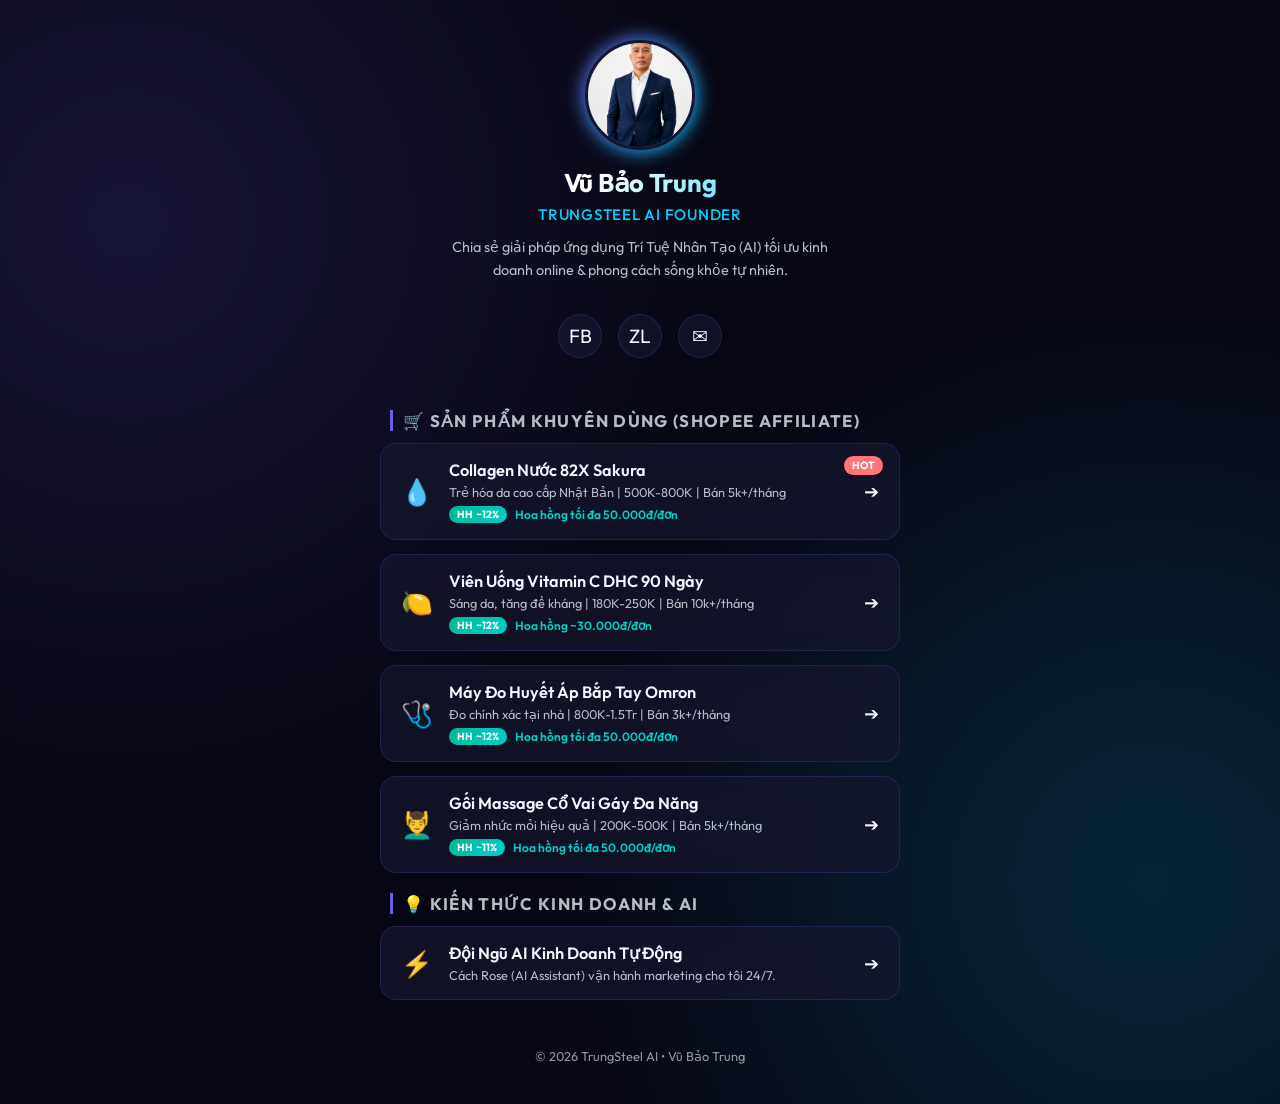
<file: index.html>
<!DOCTYPE html>
<html lang="vi">
<head>
    <meta charset="UTF-8">
    <meta name="viewport" content="width=device-width, initial-scale=1.0">
    <title>Vũ Bảo Trung — TrungSteel AI Link Bio</title>
    <meta name="description" content="Kênh tổng hợp link mua hàng Shopee chính hãng và chia sẻ kiến thức AI của anh Vũ Bảo Trung.">
    <!-- Open Graph for Facebook -->
    <meta property="og:title" content="Vũ Bảo Trung — TrungSteel AI">
    <meta property="og:description" content="Chia sẻ giải pháp ứng dụng AI tối ưu kinh doanh online & sản phẩm Shopee chính hãng.">
    <meta property="og:image" content="https://vbtrung79-max.github.io/trungsteel-bio/avatar.png">
    <meta property="og:url" content="https://vbtrung79-max.github.io/trungsteel-bio/">
    <meta property="og:type" content="website">
    <link rel="preconnect" href="https://fonts.googleapis.com">
    <link rel="preconnect" href="https://fonts.gstatic.com" crossorigin>
    <link href="https://fonts.googleapis.com/css2?family=Outfit:wght@300;400;500;600;700;800&display=swap" rel="stylesheet">
    <style>
        :root {
            --bg-dark: #070714;
            --bg-card: rgba(22, 22, 46, 0.7);
            --primary: #ff7675;
            --secondary: #6c5ce7;
            --accent: #00d2ff;
            --text-main: #f5f5fc;
            --text-sub: #b2bec3;
            --border: rgba(108, 92, 231, 0.2);
            --gradient: linear-gradient(135deg, #6c5ce7 0%, #00d2ff 100%);
        }

        * {
            box-sizing: border-box;
            margin: 0;
            padding: 0;
        }

        body {
            font-family: 'Outfit', sans-serif;
            background: var(--bg-dark);
            color: var(--text-main);
            min-height: 100vh;
            display: flex;
            flex-direction: column;
            align-items: center;
            padding: 40px 20px;
            overflow-x: hidden;
            background-image: 
                radial-gradient(circle at 10% 20%, rgba(108, 92, 231, 0.15) 0%, transparent 40%),
                radial-gradient(circle at 90% 80%, rgba(0, 210, 255, 0.15) 0%, transparent 40%);
        }

        .container {
            width: 100%;
            max-width: 520px;
            display: flex;
            flex-direction: column;
            align-items: center;
        }

        /* PROFILE HEADER */
        .profile-header {
            text-align: center;
            margin-bottom: 32px;
        }

        .avatar-container {
            position: relative;
            width: 110px;
            height: 110px;
            margin-bottom: 16px;
        }

        .avatar-glow {
            position: absolute;
            inset: -4px;
            background: var(--gradient);
            border-radius: 50%;
            z-index: 1;
            filter: blur(8px);
            opacity: 0.8;
            animation: pulse 3s infinite alternate;
        }

        .avatar-img {
            position: relative;
            width: 100%;
            height: 100%;
            border-radius: 50%;
            border: 3px solid #16162e;
            object-fit: cover;
            z-index: 2;
        }

        .profile-name {
            font-size: 1.6rem;
            font-weight: 700;
            margin-bottom: 6px;
            letter-spacing: -0.01em;
            background: linear-gradient(135deg, #fff 40%, var(--accent) 100%);
            -webkit-background-clip: text;
            -webkit-text-fill-color: transparent;
        }

        .profile-title {
            font-size: 0.95rem;
            color: var(--accent);
            font-weight: 500;
            text-transform: uppercase;
            letter-spacing: 0.05em;
            margin-bottom: 12px;
        }

        .profile-bio {
            font-size: 0.9rem;
            color: var(--text-sub);
            line-height: 1.6;
            max-width: 380px;
            margin: 0 auto;
        }

        /* SOCIAL ICONS */
        .social-group {
            display: flex;
            gap: 16px;
            margin-bottom: 32px;
            z-index: 3;
        }

        .social-link {
            width: 44px;
            height: 44px;
            border-radius: 50%;
            background: var(--bg-card);
            border: 1px solid var(--border);
            display: flex;
            align-items: center;
            justify-content: center;
            color: var(--text-main);
            font-size: 1.2rem;
            transition: all 0.3s cubic-bezier(0.22, 1, 0.36, 1);
            text-decoration: none;
        }

        .social-link:hover {
            transform: translateY(-4px);
            border-color: var(--accent);
            box-shadow: 0 0 15px rgba(0, 210, 255, 0.3);
            color: var(--accent);
        }

        /* SECTION TITLE */
        .section-title {
            align-self: flex-start;
            font-size: 1.05rem;
            font-weight: 700;
            text-transform: uppercase;
            letter-spacing: 0.08em;
            color: var(--text-sub);
            margin: 20px 0 12px 10px;
            border-left: 3px solid var(--secondary);
            padding-left: 10px;
        }

        /* BIO LINK CARDS */
        .links-group {
            width: 100%;
            display: flex;
            flex-direction: column;
            gap: 14px;
        }

        .link-card {
            width: 100%;
            display: flex;
            align-items: center;
            padding: 16px 20px;
            background: var(--bg-card);
            backdrop-filter: blur(12px);
            -webkit-backdrop-filter: blur(12px);
            border: 1px solid var(--border);
            border-radius: 16px;
            color: var(--text-main);
            text-decoration: none;
            transition: all 0.3s cubic-bezier(0.22, 1, 0.36, 1);
            position: relative;
            overflow: hidden;
        }

        .link-card::before {
            content: '';
            position: absolute;
            left: 0;
            top: 0;
            height: 100%;
            width: 4px;
            background: var(--gradient);
            opacity: 0;
            transition: opacity 0.3s;
        }

        .link-card:hover {
            transform: translateY(-3px) scale(1.01);
            border-color: rgba(0, 210, 255, 0.4);
            box-shadow: 0 10px 25px rgba(108, 92, 231, 0.15);
            background: rgba(22, 22, 46, 0.9);
        }

        .link-card:hover::before {
            opacity: 1;
        }

        .link-icon {
            font-size: 1.6rem;
            margin-right: 16px;
            flex-shrink: 0;
        }

        .link-content {
            flex-grow: 1;
        }

        .link-title {
            font-size: 1.02rem;
            font-weight: 600;
            margin-bottom: 4px;
        }

        .link-desc {
            font-size: 0.8rem;
            color: var(--text-sub);
        }

        .link-arrow {
            font-size: 1.1rem;
            color: var(--text-muted);
            transition: transform 0.3s;
        }

        .link-card:hover .link-arrow {
            transform: translateX(4px);
            color: var(--accent);
        }

        .hot-badge {
            background: var(--primary);
            color: white;
            font-size: 0.65rem;
            font-weight: 700;
            padding: 3px 8px;
            border-radius: 100px;
            position: absolute;
            top: 12px;
            right: 16px;
            text-transform: uppercase;
        }

        .commission-row {
            display: flex;
            align-items: center;
            gap: 8px;
            margin-top: 6px;
        }

        .commission-badge {
            background: linear-gradient(135deg, #00b894 0%, #00cec9 100%);
            color: white;
            font-size: 0.65rem;
            font-weight: 700;
            padding: 2px 8px;
            border-radius: 100px;
            letter-spacing: 0.02em;
        }

        .commission-amount {
            font-size: 0.75rem;
            color: #00cec9;
            font-weight: 600;
        }

        /* FOOTER */
        .footer {
            margin-top: 48px;
            font-size: 0.8rem;
            color: var(--text-muted);
            text-align: center;
            opacity: 0.6;
        }

        @keyframes pulse {
            0% { transform: scale(1); opacity: 0.6; }
            100% { transform: scale(1.05); opacity: 0.9; }
        }

        /* Responsive */
        @media (max-width: 480px) {
            body { padding: 24px 16px; }
            .profile-name { font-size: 1.4rem; }
            .link-card { padding: 14px 16px; }
            .link-title { font-size: 0.95rem; }
        }
    </style>
</head>
<body>
    <div class="container">
        <!-- PROFILE HEADER -->
        <header class="profile-header">
            <div class="avatar-container" style="margin: 0 auto 16px;">
                <div class="avatar-glow"></div>
                <img src="avatar.png" alt="Vũ Bảo Trung" class="avatar-img">
            </div>
            <h1 class="profile-name">Vũ Bảo Trung</h1>
            <p class="profile-title">TrungSteel AI founder</p>
            <p class="profile-bio">Chia sẻ giải pháp ứng dụng Trí Tuệ Nhân Tạo (AI) tối ưu kinh doanh online & phong cách sống khỏe tự nhiên.</p>
        </header>

        <!-- SOCIAL LINKS -->
        <div class="social-group">
            <a href="https://www.facebook.com/vubao.trung.54" target="_blank" class="social-link" title="Facebook">FB</a>
            <a href="https://zalo.me/0934619998" target="_blank" class="social-link" title="Zalo">ZL</a>
            <a href="mailto:vb.trung79@gmail.com" class="social-link" title="Email">✉</a>
        </div>

        <!-- AFFILIATE PRODUCTS -->
        <h2 class="section-title">🛒 SẢN PHẨM KHUYÊN DÙNG (Shopee Affiliate)</h2>
        <div class="links-group">
            <a href="https://s.shopee.vn/8piud2GcG1" target="_blank" class="link-card">
                <span class="hot-badge">Hot</span>
                <span class="link-icon">💧</span>
                <div class="link-content">
                    <h3 class="link-title">Collagen Nước 82X Sakura</h3>
                    <p class="link-desc">Trẻ hóa da cao cấp Nhật Bản | 500K-800K | Bán 5k+/tháng</p>
                    <div class="commission-row">
                        <span class="commission-badge">HH ~12%</span>
                        <span class="commission-amount">Hoa hồng tối đa 50.000đ/đơn</span>
                    </div>
                </div>
                <span class="link-arrow">➔</span>
            </a>

            <a href="https://s.shopee.vn/7fWxEwjtsX" target="_blank" class="link-card">
                <span class="link-icon">🍋</span>
                <div class="link-content">
                    <h3 class="link-title">Viên Uống Vitamin C DHC 90 Ngày</h3>
                    <p class="link-desc">Sáng da, tăng đề kháng | 180K-250K | Bán 10k+/tháng</p>
                    <div class="commission-row">
                        <span class="commission-badge">HH ~12%</span>
                        <span class="commission-amount">Hoa hồng ~30.000đ/đơn</span>
                    </div>
                </div>
                <span class="link-arrow">➔</span>
            </a>

            <a href="https://s.shopee.vn/qgd6RhHUY" target="_blank" class="link-card">
                <span class="link-icon">🩺</span>
                <div class="link-content">
                    <h3 class="link-title">Máy Đo Huyết Áp Bắp Tay Omron</h3>
                    <p class="link-desc">Đo chính xác tại nhà | 800K-1.5Tr | Bán 3k+/tháng</p>
                    <div class="commission-row">
                        <span class="commission-badge">HH ~12%</span>
                        <span class="commission-amount">Hoa hồng tối đa 50.000đ/đơn</span>
                    </div>
                </div>
                <span class="link-arrow">➔</span>
            </a>

            <a href="https://s.shopee.vn/6Ai9SKcYZq" target="_blank" class="link-card">
                <span class="link-icon">💆‍♂️</span>
                <div class="link-content">
                    <h3 class="link-title">Gối Massage Cổ Vai Gáy Đa Năng</h3>
                    <p class="link-desc">Giảm nhức mỏi hiệu quả | 200K-500K | Bán 5k+/tháng</p>
                    <div class="commission-row">
                        <span class="commission-badge">HH ~11%</span>
                        <span class="commission-amount">Hoa hồng tối đa 50.000đ/đơn</span>
                    </div>
                </div>
                <span class="link-arrow">➔</span>
            </a>
        </div>

        <!-- KNOWLEDGE SHARING -->
        <h2 class="section-title">💡 KIẾN THỨC KINH DOANH & AI</h2>
        <div class="links-group">
            <a href="./landing.html" class="link-card">
                <span class="link-icon">⚡</span>
                <div class="link-content">
                    <h3 class="link-title">Đội Ngũ AI Kinh Doanh Tự Động</h3>
                    <p class="link-desc">Cách Rose (AI Assistant) vận hành marketing cho tôi 24/7.</p>
                </div>
                <span class="link-arrow">➔</span>
            </a>
        </div>

        <!-- FOOTER -->
        <footer class="footer">
            <p>© 2026 TrungSteel AI • Vũ Bảo Trung</p>
        </footer>
    </div>
</body>
</html>
</file>
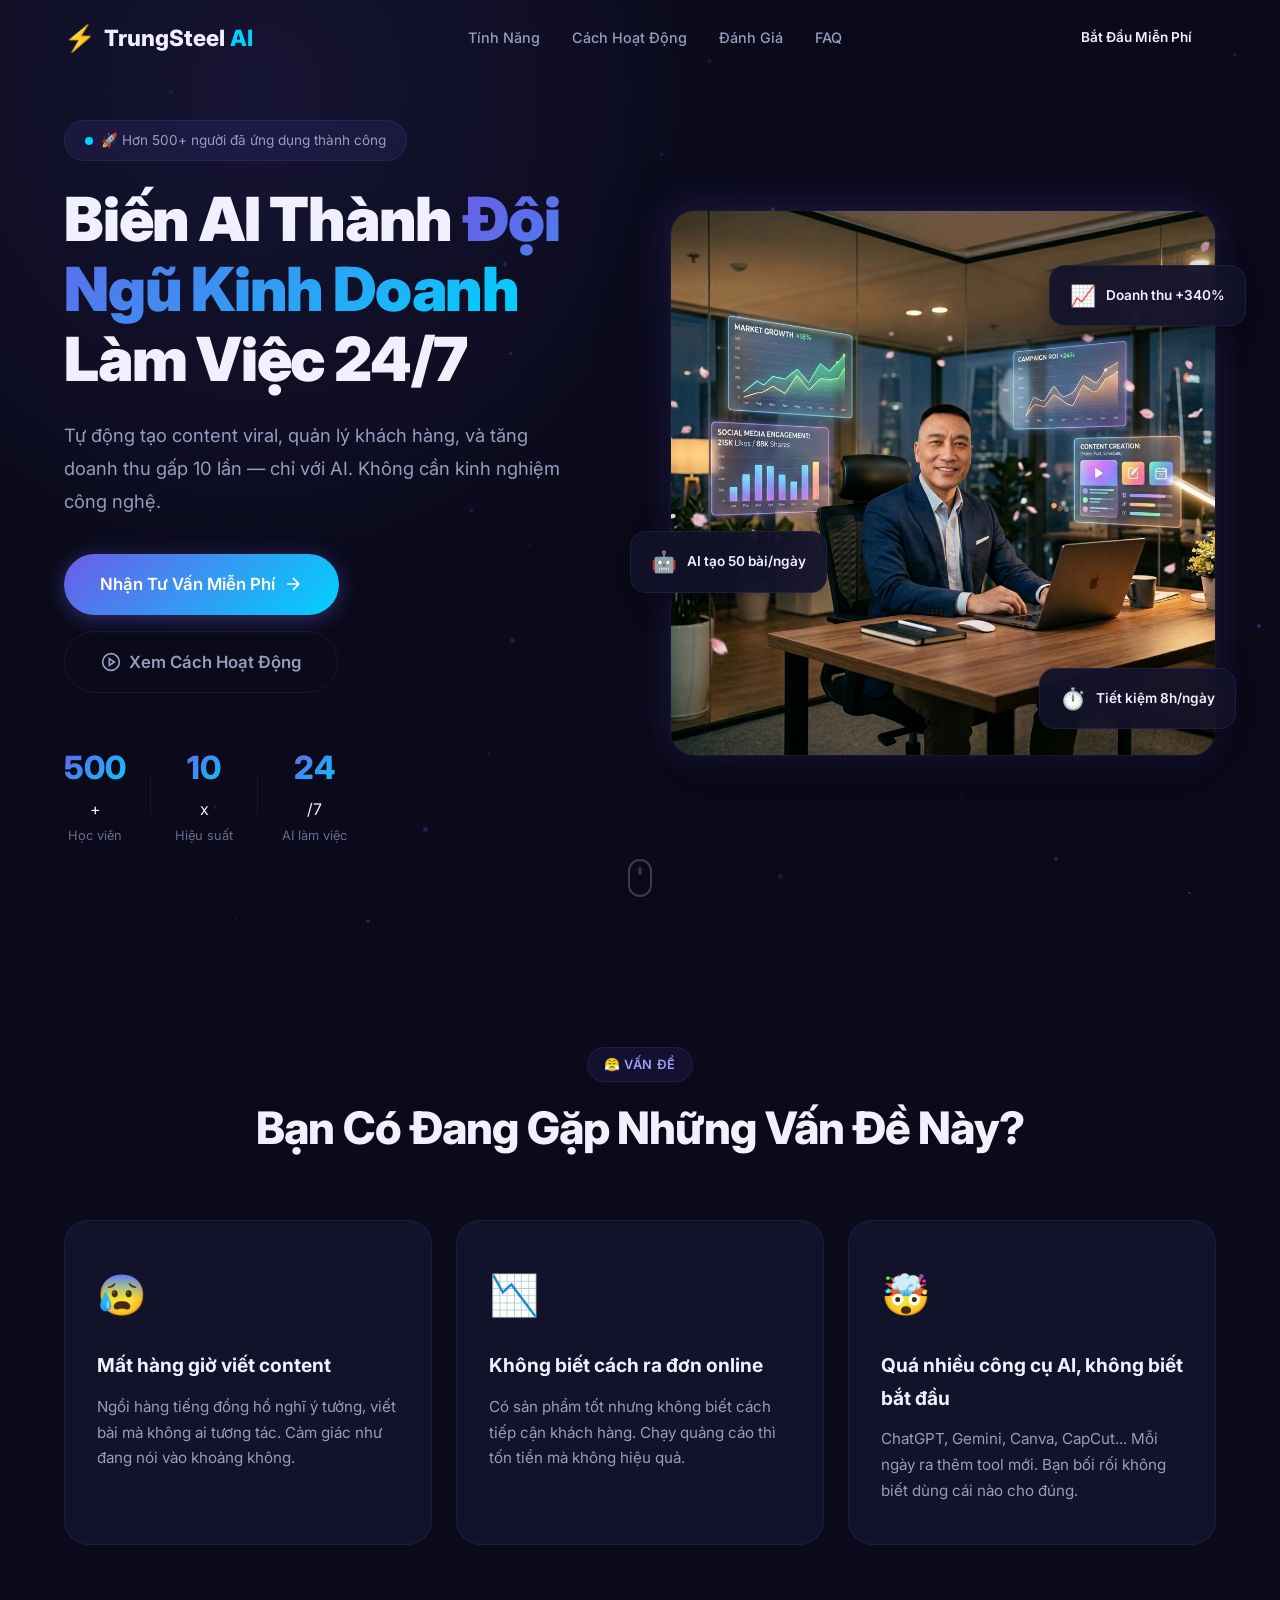
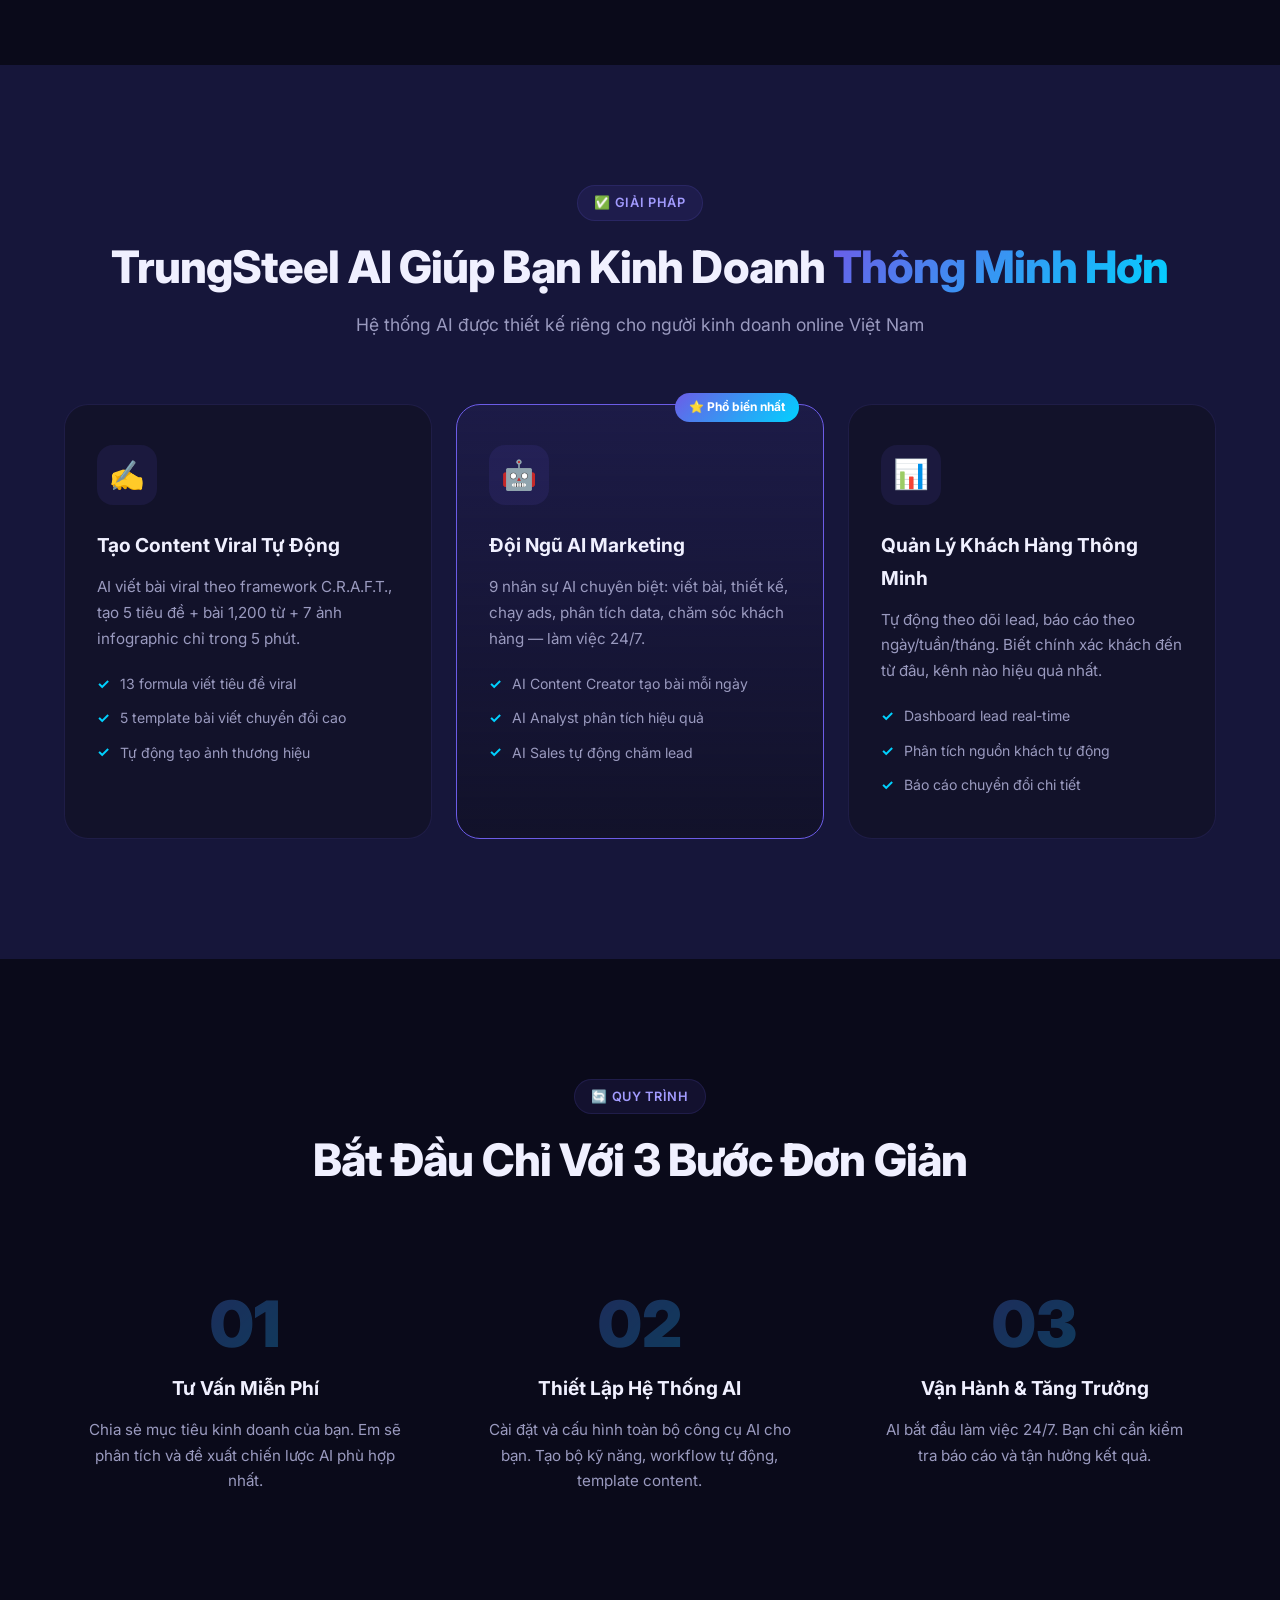
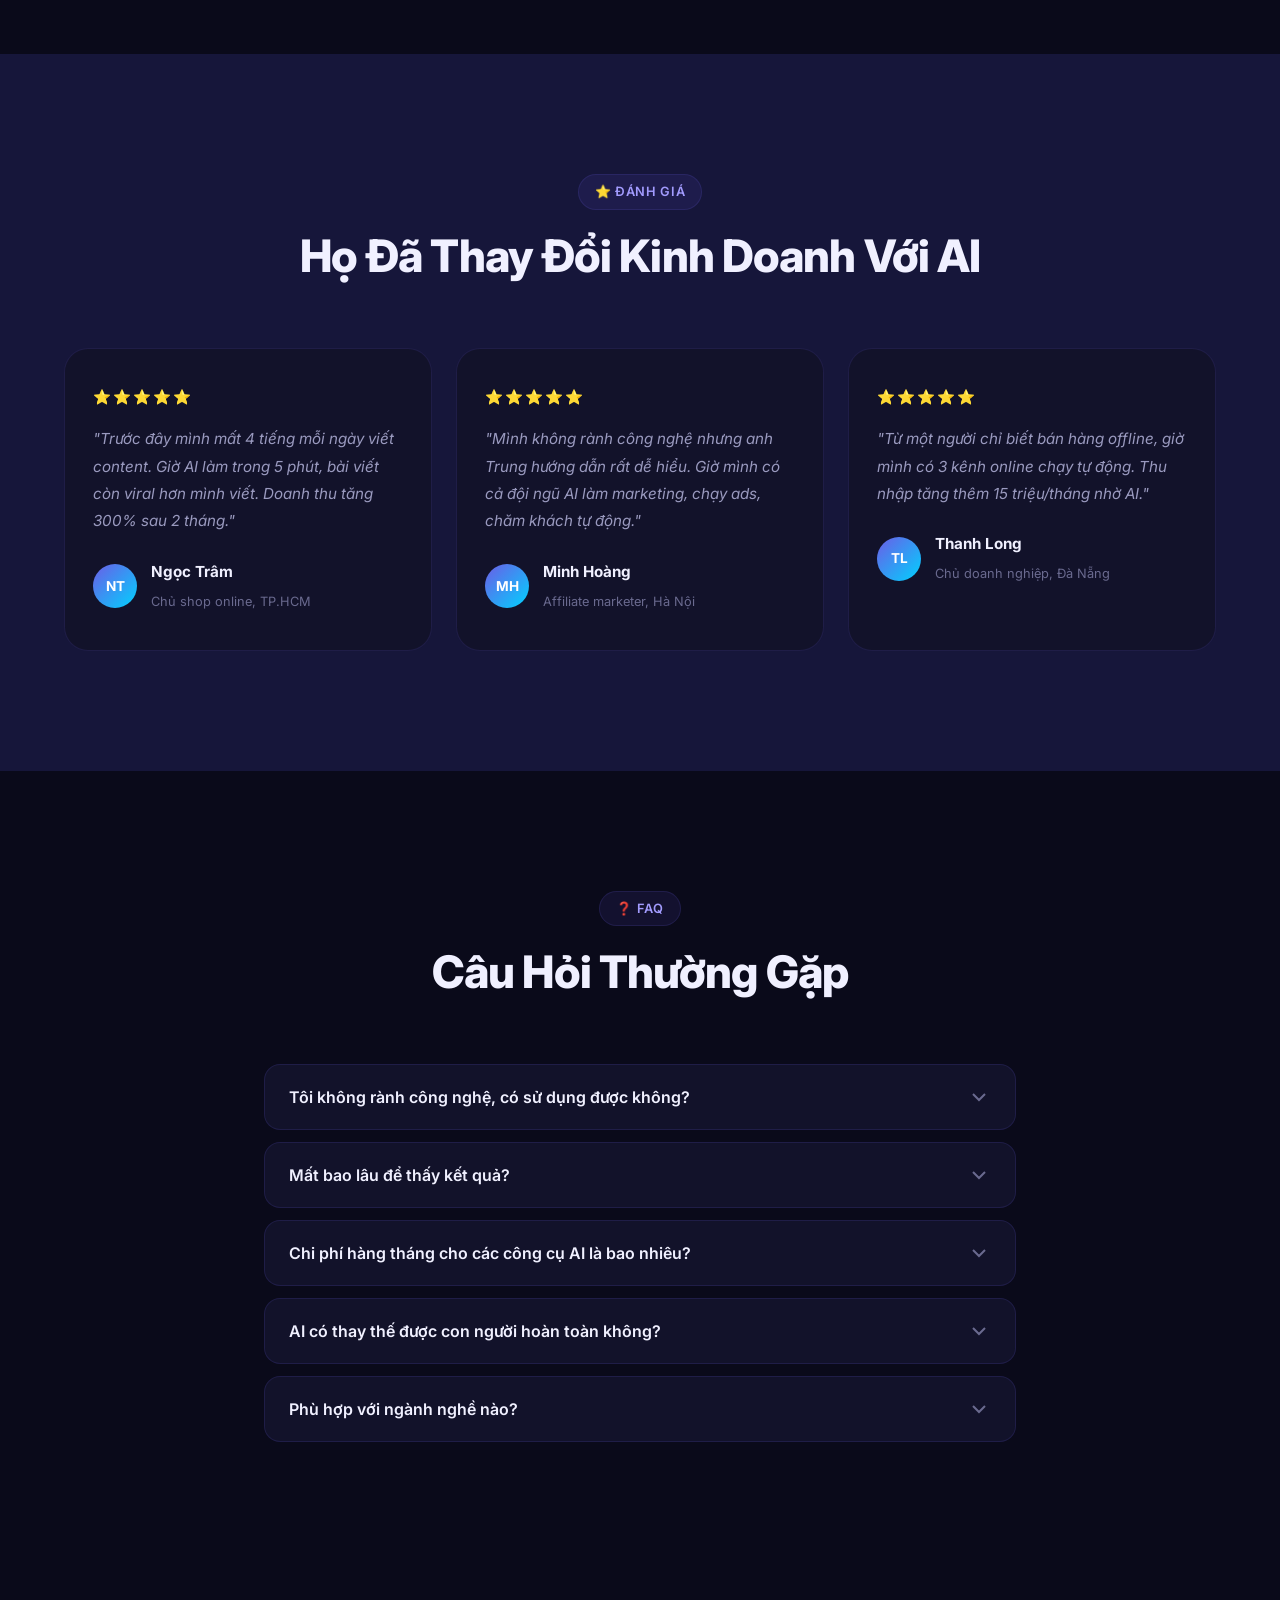
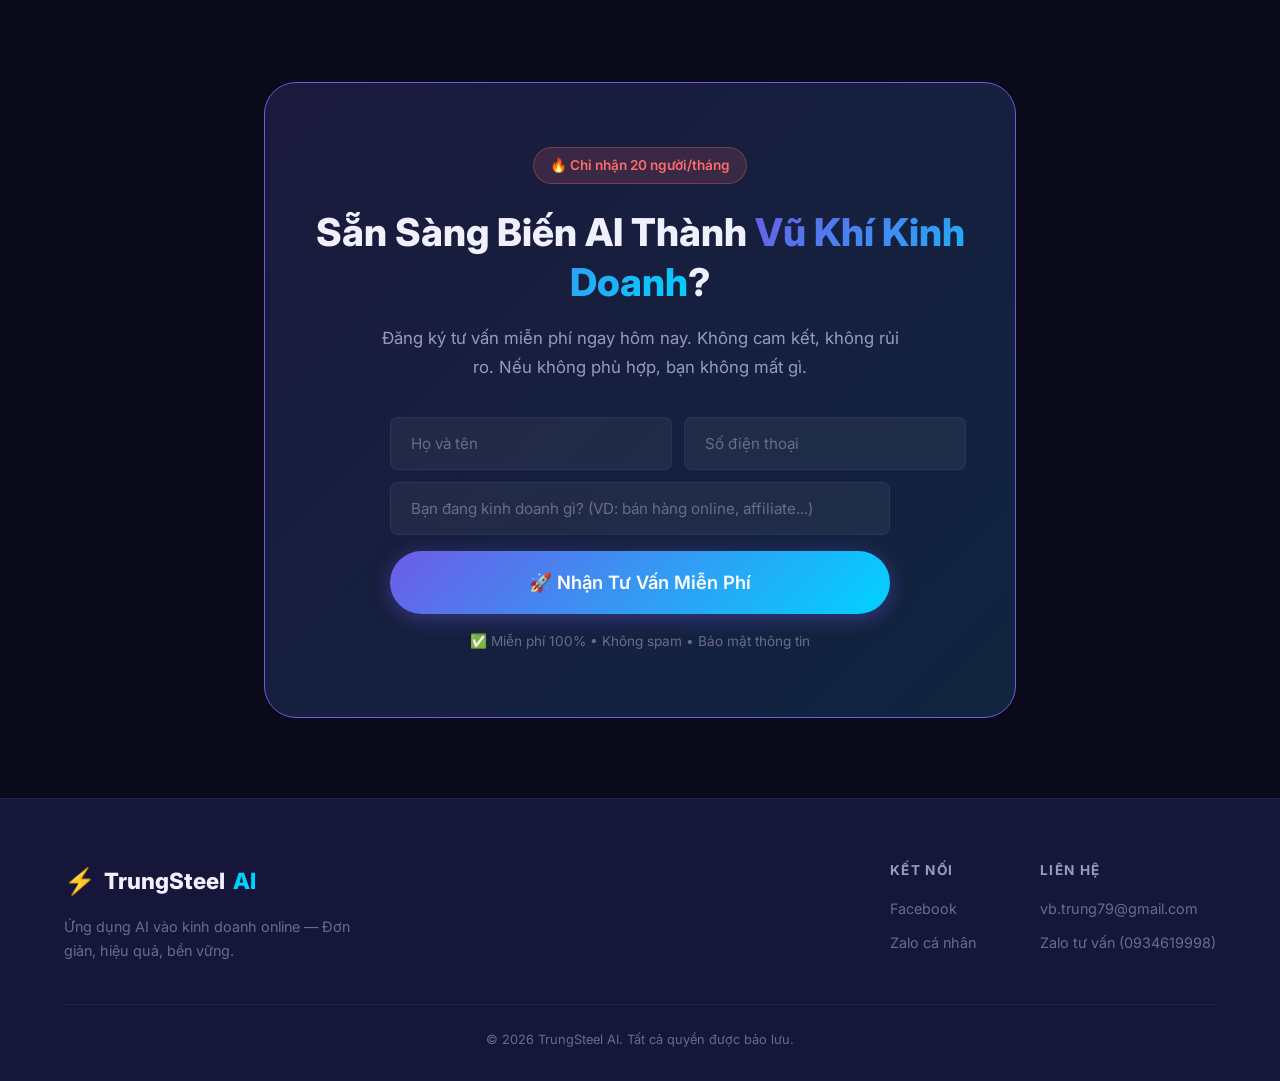
<file: landing.html>
<!DOCTYPE html>
<html lang="vi">
<head>
    <meta charset="UTF-8">
    <meta name="viewport" content="width=device-width, initial-scale=1.0">
    <title>TrungSteel AI — Ứng Dụng AI Kinh Doanh Online Hiệu Quả Gấp 10 Lần</title>
    <meta name="description" content="Khám phá cách sử dụng AI để tự động hóa kinh doanh online, tạo nội dung viral, và tăng doanh thu mà không cần kinh nghiệm công nghệ.">
    <link rel="preconnect" href="https://fonts.googleapis.com">
    <link rel="preconnect" href="https://fonts.gstatic.com" crossorigin>
    <link href="https://fonts.googleapis.com/css2?family=Inter:wght@300;400;500;600;700;800;900&display=swap" rel="stylesheet">
    <link rel="stylesheet" href="style.css">
</head>
<body>
    <!-- NAVBAR -->
    <nav class="navbar" id="navbar">
        <div class="container nav-container">
            <a href="./index.html" class="logo">
                <span class="logo-icon">⚡</span>
                <span>TrungSteel <span class="logo-highlight">AI</span></span>
            </a>
            <div class="nav-links">
                <a href="#features">Tính Năng</a>
                <a href="#how-it-works">Cách Hoạt Động</a>
                <a href="#testimonials">Đánh Giá</a>
                <a href="#faq">FAQ</a>
            </div>
            <a href="#cta-final" class="btn btn-nav" id="nav-cta">Bắt Đầu Miễn Phí</a>
            <button class="mobile-menu-btn" id="mobile-menu-btn" aria-label="Menu">
                <span></span><span></span><span></span>
            </button>
        </div>
    </nav>

    <!-- HERO SECTION -->
    <section class="hero" id="hero">
        <div class="hero-bg-effects">
            <div class="hero-gradient"></div>
            <div class="hero-particles" id="particles"></div>
        </div>
        <div class="container hero-container">
            <div class="hero-content">
                <div class="hero-badge" data-animate="fade-up">
                    <span class="badge-dot"></span>
                    🚀 Hơn 500+ người đã ứng dụng thành công
                </div>
                <h1 class="hero-title" data-animate="fade-up" data-delay="100">
                    Biến AI Thành <span class="gradient-text">Đội Ngũ Kinh Doanh</span> Làm Việc 24/7
                </h1>
                <p class="hero-subtitle" data-animate="fade-up" data-delay="200">
                    Tự động tạo content viral, quản lý khách hàng, và tăng doanh thu gấp 10 lần — chỉ với AI. Không cần kinh nghiệm công nghệ.
                </p>
                <div class="hero-cta-group" data-animate="fade-up" data-delay="300">
                    <a href="#cta-final" class="btn btn-primary btn-lg">
                        <span>Nhận Tư Vấn Miễn Phí</span>
                        <svg width="20" height="20" viewBox="0 0 24 24" fill="none" stroke="currentColor" stroke-width="2"><path d="M5 12h14M12 5l7 7-7 7"/></svg>
                    </a>
                    <a href="#how-it-works" class="btn btn-ghost btn-lg">
                        <svg width="20" height="20" viewBox="0 0 24 24" fill="none" stroke="currentColor" stroke-width="2"><circle cx="12" cy="12" r="10"/><polygon points="10 8 16 12 10 16 10 8"/></svg>
                        <span>Xem Cách Hoạt Động</span>
                    </a>
                </div>
                <div class="hero-stats" data-animate="fade-up" data-delay="400">
                    <div class="stat-item">
                        <span class="stat-number" data-count="500">0</span>+
                        <span class="stat-label">Học viên</span>
                    </div>
                    <div class="stat-divider"></div>
                    <div class="stat-item">
                        <span class="stat-number" data-count="10">0</span>x
                        <span class="stat-label">Hiệu suất</span>
                    </div>
                    <div class="stat-divider"></div>
                    <div class="stat-item">
                        <span class="stat-number" data-count="24">0</span>/7
                        <span class="stat-label">AI làm việc</span>
                    </div>
                </div>
            </div>
            <div class="hero-visual" data-animate="fade-left" data-delay="200">
                <div class="hero-image-wrapper">
                    <img src="hero-trungsteel-ai-trung.png" alt="Vũ Bảo Trung - TrungSteel AI" class="hero-image" loading="eager">
                    <div class="floating-card card-1">
                        <span class="card-icon">📈</span>
                        <span class="card-text">Doanh thu +340%</span>
                    </div>
                    <div class="floating-card card-2">
                        <span class="card-icon">🤖</span>
                        <span class="card-text">AI tạo 50 bài/ngày</span>
                    </div>
                    <div class="floating-card card-3">
                        <span class="card-icon">⏱️</span>
                        <span class="card-text">Tiết kiệm 8h/ngày</span>
                    </div>
                </div>
            </div>
        </div>
        <div class="hero-scroll-indicator">
            <div class="scroll-mouse"><div class="scroll-wheel"></div></div>
        </div>
    </section>

    <!-- PROBLEM SECTION -->
    <section class="section problem-section" id="problem">
        <div class="container">
            <div class="section-header" data-animate="fade-up">
                <span class="section-badge">😤 VẤN ĐỀ</span>
                <h2 class="section-title">Bạn Có Đang Gặp Những Vấn Đề Này?</h2>
            </div>
            <div class="problem-grid">
                <div class="problem-card" data-animate="fade-up" data-delay="100">
                    <div class="problem-icon">😰</div>
                    <h3>Mất hàng giờ viết content</h3>
                    <p>Ngồi hàng tiếng đồng hồ nghĩ ý tưởng, viết bài mà không ai tương tác. Cảm giác như đang nói vào khoảng không.</p>
                </div>
                <div class="problem-card" data-animate="fade-up" data-delay="200">
                    <div class="problem-icon">📉</div>
                    <h3>Không biết cách ra đơn online</h3>
                    <p>Có sản phẩm tốt nhưng không biết cách tiếp cận khách hàng. Chạy quảng cáo thì tốn tiền mà không hiệu quả.</p>
                </div>
                <div class="problem-card" data-animate="fade-up" data-delay="300">
                    <div class="problem-icon">🤯</div>
                    <h3>Quá nhiều công cụ AI, không biết bắt đầu</h3>
                    <p>ChatGPT, Gemini, Canva, CapCut... Mỗi ngày ra thêm tool mới. Bạn bối rối không biết dùng cái nào cho đúng.</p>
                </div>
            </div>
        </div>
    </section>

    <!-- SOLUTION / FEATURES -->
    <section class="section features-section" id="features">
        <div class="container">
            <div class="section-header" data-animate="fade-up">
                <span class="section-badge">✅ GIẢI PHÁP</span>
                <h2 class="section-title">TrungSteel AI Giúp Bạn Kinh Doanh <span class="gradient-text">Thông Minh Hơn</span></h2>
                <p class="section-desc">Hệ thống AI được thiết kế riêng cho người kinh doanh online Việt Nam</p>
            </div>
            <div class="features-grid">
                <div class="feature-card" data-animate="fade-up" data-delay="100">
                    <div class="feature-icon-wrapper">
                        <div class="feature-icon">✍️</div>
                    </div>
                    <h3>Tạo Content Viral Tự Động</h3>
                    <p>AI viết bài viral theo framework C.R.A.F.T., tạo 5 tiêu đề + bài 1,200 từ + 7 ảnh infographic chỉ trong 5 phút.</p>
                    <ul class="feature-list">
                        <li>13 formula viết tiêu đề viral</li>
                        <li>5 template bài viết chuyển đổi cao</li>
                        <li>Tự động tạo ảnh thương hiệu</li>
                    </ul>
                </div>
                <div class="feature-card featured" data-animate="fade-up" data-delay="200">
                    <div class="feature-badge">⭐ Phổ biến nhất</div>
                    <div class="feature-icon-wrapper">
                        <div class="feature-icon">🤖</div>
                    </div>
                    <h3>Đội Ngũ AI Marketing</h3>
                    <p>9 nhân sự AI chuyên biệt: viết bài, thiết kế, chạy ads, phân tích data, chăm sóc khách hàng — làm việc 24/7.</p>
                    <ul class="feature-list">
                        <li>AI Content Creator tạo bài mỗi ngày</li>
                        <li>AI Analyst phân tích hiệu quả</li>
                        <li>AI Sales tự động chăm lead</li>
                    </ul>
                </div>
                <div class="feature-card" data-animate="fade-up" data-delay="300">
                    <div class="feature-icon-wrapper">
                        <div class="feature-icon">📊</div>
                    </div>
                    <h3>Quản Lý Khách Hàng Thông Minh</h3>
                    <p>Tự động theo dõi lead, báo cáo theo ngày/tuần/tháng. Biết chính xác khách đến từ đâu, kênh nào hiệu quả nhất.</p>
                    <ul class="feature-list">
                        <li>Dashboard lead real-time</li>
                        <li>Phân tích nguồn khách tự động</li>
                        <li>Báo cáo chuyển đổi chi tiết</li>
                    </ul>
                </div>
            </div>
        </div>
    </section>

    <!-- HOW IT WORKS -->
    <section class="section steps-section" id="how-it-works">
        <div class="container">
            <div class="section-header" data-animate="fade-up">
                <span class="section-badge">🔄 QUY TRÌNH</span>
                <h2 class="section-title">Bắt Đầu Chỉ Với 3 Bước Đơn Giản</h2>
            </div>
            <div class="steps-grid">
                <div class="step-card" data-animate="fade-up" data-delay="100">
                    <div class="step-number">01</div>
                    <div class="step-content">
                        <h3>Tư Vấn Miễn Phí</h3>
                        <p>Chia sẻ mục tiêu kinh doanh của bạn. Em sẽ phân tích và đề xuất chiến lược AI phù hợp nhất.</p>
                    </div>
                    <div class="step-line"></div>
                </div>
                <div class="step-card" data-animate="fade-up" data-delay="200">
                    <div class="step-number">02</div>
                    <div class="step-content">
                        <h3>Thiết Lập Hệ Thống AI</h3>
                        <p>Cài đặt và cấu hình toàn bộ công cụ AI cho bạn. Tạo bộ kỹ năng, workflow tự động, template content.</p>
                    </div>
                    <div class="step-line"></div>
                </div>
                <div class="step-card" data-animate="fade-up" data-delay="300">
                    <div class="step-number">03</div>
                    <div class="step-content">
                        <h3>Vận Hành & Tăng Trưởng</h3>
                        <p>AI bắt đầu làm việc 24/7. Bạn chỉ cần kiểm tra báo cáo và tận hưởng kết quả.</p>
                    </div>
                </div>
            </div>
        </div>
    </section>

    <!-- TESTIMONIALS -->
    <section class="section testimonials-section" id="testimonials">
        <div class="container">
            <div class="section-header" data-animate="fade-up">
                <span class="section-badge">⭐ ĐÁNH GIÁ</span>
                <h2 class="section-title">Họ Đã Thay Đổi Kinh Doanh Với AI</h2>
            </div>
            <div class="testimonials-grid">
                <div class="testimonial-card" data-animate="fade-up" data-delay="100">
                    <div class="testimonial-stars">⭐⭐⭐⭐⭐</div>
                    <p class="testimonial-text">"Trước đây mình mất 4 tiếng mỗi ngày viết content. Giờ AI làm trong 5 phút, bài viết còn viral hơn mình viết. Doanh thu tăng 300% sau 2 tháng."</p>
                    <div class="testimonial-author">
                        <div class="author-avatar">NT</div>
                        <div>
                            <strong>Ngọc Trâm</strong>
                            <span>Chủ shop online, TP.HCM</span>
                        </div>
                    </div>
                </div>
                <div class="testimonial-card" data-animate="fade-up" data-delay="200">
                    <div class="testimonial-stars">⭐⭐⭐⭐⭐</div>
                    <p class="testimonial-text">"Mình không rành công nghệ nhưng anh Trung hướng dẫn rất dễ hiểu. Giờ mình có cả đội ngũ AI làm marketing, chạy ads, chăm khách tự động."</p>
                    <div class="testimonial-author">
                        <div class="author-avatar">MH</div>
                        <div>
                            <strong>Minh Hoàng</strong>
                            <span>Affiliate marketer, Hà Nội</span>
                        </div>
                    </div>
                </div>
                <div class="testimonial-card" data-animate="fade-up" data-delay="300">
                    <div class="testimonial-stars">⭐⭐⭐⭐⭐</div>
                    <p class="testimonial-text">"Từ một người chỉ biết bán hàng offline, giờ mình có 3 kênh online chạy tự động. Thu nhập tăng thêm 15 triệu/tháng nhờ AI."</p>
                    <div class="testimonial-author">
                        <div class="author-avatar">TL</div>
                        <div>
                            <strong>Thanh Long</strong>
                            <span>Chủ doanh nghiệp, Đà Nẵng</span>
                        </div>
                    </div>
                </div>
            </div>
        </div>
    </section>

    <!-- FAQ -->
    <section class="section faq-section" id="faq">
        <div class="container container-sm">
            <div class="section-header" data-animate="fade-up">
                <span class="section-badge">❓ FAQ</span>
                <h2 class="section-title">Câu Hỏi Thường Gặp</h2>
            </div>
            <div class="faq-list">
                <div class="faq-item" data-animate="fade-up" data-delay="100">
                    <button class="faq-question" aria-expanded="false">
                        <span>Tôi không rành công nghệ, có sử dụng được không?</span>
                        <svg class="faq-icon" width="24" height="24" viewBox="0 0 24 24" fill="none" stroke="currentColor" stroke-width="2"><path d="M6 9l6 6 6-6"/></svg>
                    </button>
                    <div class="faq-answer">
                        <p>Hoàn toàn được! 80% học viên của anh Trung không có nền tảng công nghệ. Hệ thống được thiết kế để ai cũng dùng được — chỉ cần biết gõ tiếng Việt là đủ.</p>
                    </div>
                </div>
                <div class="faq-item" data-animate="fade-up" data-delay="150">
                    <button class="faq-question" aria-expanded="false">
                        <span>Mất bao lâu để thấy kết quả?</span>
                        <svg class="faq-icon" width="24" height="24" viewBox="0 0 24 24" fill="none" stroke="currentColor" stroke-width="2"><path d="M6 9l6 6 6-6"/></svg>
                    </button>
                    <div class="faq-answer">
                        <p>Ngay ngày đầu tiên bạn đã có content viral. Trong 2-4 tuần, bạn sẽ thấy tương tác tăng rõ rệt. Sau 2-3 tháng, doanh thu bắt đầu tăng trưởng đều đặn.</p>
                    </div>
                </div>
                <div class="faq-item" data-animate="fade-up" data-delay="200">
                    <button class="faq-question" aria-expanded="false">
                        <span>Chi phí hàng tháng cho các công cụ AI là bao nhiêu?</span>
                        <svg class="faq-icon" width="24" height="24" viewBox="0 0 24 24" fill="none" stroke="currentColor" stroke-width="2"><path d="M6 9l6 6 6-6"/></svg>
                    </button>
                    <div class="faq-answer">
                        <p>Nhiều công cụ AI mạnh mẽ hoàn toàn miễn phí (Gemini, Canva free, CapCut). Tổng chi phí có thể từ 0đ đến dưới 500k/tháng — rẻ hơn thuê 1 nhân viên marketing rất nhiều.</p>
                    </div>
                </div>
                <div class="faq-item" data-animate="fade-up" data-delay="250">
                    <button class="faq-question" aria-expanded="false">
                        <span>AI có thay thế được con người hoàn toàn không?</span>
                        <svg class="faq-icon" width="24" height="24" viewBox="0 0 24 24" fill="none" stroke="currentColor" stroke-width="2"><path d="M6 9l6 6 6-6"/></svg>
                    </button>
                    <div class="faq-answer">
                        <p>AI không thay thế bạn — AI khuếch đại bạn. Bạn vẫn là người ra quyết định, AI chỉ giúp bạn thực hiện nhanh hơn 10 lần. Bạn + AI = Siêu năng lực.</p>
                    </div>
                </div>
                <div class="faq-item" data-animate="fade-up" data-delay="300">
                    <button class="faq-question" aria-expanded="false">
                        <span>Phù hợp với ngành nghề nào?</span>
                        <svg class="faq-icon" width="24" height="24" viewBox="0 0 24 24" fill="none" stroke="currentColor" stroke-width="2"><path d="M6 9l6 6 6-6"/></svg>
                    </button>
                    <div class="faq-answer">
                        <p>Bất kỳ ai kinh doanh online: bán hàng, affiliate, dịch vụ, freelance, thương hiệu cá nhân. AI giúp tạo content, quản lý khách, phân tích data — áp dụng được cho mọi ngành.</p>
                    </div>
                </div>
            </div>
        </div>
    </section>

    <!-- FINAL CTA -->
    <section class="section cta-section" id="cta-final">
        <div class="container container-sm">
            <div class="cta-card" data-animate="fade-up">
                <div class="cta-badge">🔥 Chỉ nhận 20 người/tháng</div>
                <h2 class="cta-title">Sẵn Sàng Biến AI Thành <span class="gradient-text">Vũ Khí Kinh Doanh</span>?</h2>
                <p class="cta-text">Đăng ký tư vấn miễn phí ngay hôm nay. Không cam kết, không rủi ro. Nếu không phù hợp, bạn không mất gì.</p>
                <form class="cta-form" id="cta-form">
                    <div class="form-row">
                        <input type="text" placeholder="Họ và tên" class="form-input" id="form-name" required>
                        <input type="tel" placeholder="Số điện thoại" class="form-input" id="form-phone" required>
                    </div>
                    <input type="text" placeholder="Bạn đang kinh doanh gì? (VD: bán hàng online, affiliate...)" class="form-input form-input-full" id="form-business">
                    <button type="submit" class="btn btn-primary btn-xl" id="submit-btn">
                        <span>🚀 Nhận Tư Vấn Miễn Phí</span>
                    </button>
                    <p class="cta-guarantee">✅ Miễn phí 100% • Không spam • Bảo mật thông tin</p>
                </form>
            </div>
        </div>
    </section>

    <!-- FOOTER -->
    <footer class="footer">
        <div class="container">
            <div class="footer-content">
                <div class="footer-brand">
                    <span class="logo"><span class="logo-icon">⚡</span> TrungSteel <span class="logo-highlight">AI</span></span>
                    <p>Ứng dụng AI vào kinh doanh online — Đơn giản, hiệu quả, bền vững.</p>
                </div>
                <div class="footer-links">
                    <div class="footer-col">
                        <h4>Kết Nối</h4>
                        <a href="https://www.facebook.com/vubao.trung.54" target="_blank">Facebook</a>
                        <a href="https://zalo.me/0934619998" target="_blank">Zalo cá nhân</a>
                    </div>
                    <div class="footer-col">
                        <h4>Liên Hệ</h4>
                        <a href="mailto:vb.trung79@gmail.com">vb.trung79@gmail.com</a>
                        <a href="https://zalo.me/0934619998" target="_blank">Zalo tư vấn (0934619998)</a>
                    </div>
                </div>
            </div>
            <div class="footer-bottom">
                <p>© 2026 TrungSteel AI. Tất cả quyền được bảo lưu.</p>
            </div>
        </div>
    </footer>

    <script src="script.js"></script>
</body>
</html>
</file>
<file: style.css>
/* ================================
   TRUNGSTEEL AI — LANDING PAGE CSS
   Design System: Dark Premium
   ================================ */

/* --- RESET & BASE --- */
*, *::before, *::after { box-sizing: border-box; margin: 0; padding: 0; }

:root {
    /* Colors */
    --primary: #6C5CE7;
    --primary-light: #A29BFE;
    --primary-dark: #5A4BD1;
    --accent: #00D2FF;
    --accent-2: #FF6B6B;
    --bg-dark: #0A0A1A;
    --bg-card: #12122A;
    --bg-card-hover: #1A1A3A;
    --bg-surface: #16163A;
    --text-primary: #F0F0FF;
    --text-secondary: #9A9ABF;
    --text-muted: #6A6A8F;
    --border: rgba(108, 92, 231, 0.15);
    --border-hover: rgba(108, 92, 231, 0.4);
    --gradient-1: linear-gradient(135deg, #6C5CE7 0%, #00D2FF 100%);
    --gradient-2: linear-gradient(135deg, #FF6B6B 0%, #FFA500 100%);
    --gradient-bg: linear-gradient(180deg, #0A0A1A 0%, #12122A 50%, #0A0A1A 100%);
    --shadow-sm: 0 2px 8px rgba(0,0,0,0.3);
    --shadow-md: 0 8px 32px rgba(0,0,0,0.4);
    --shadow-lg: 0 16px 64px rgba(0,0,0,0.5);
    --shadow-glow: 0 0 40px rgba(108,92,231,0.3);
    /* Typography */
    --font: 'Inter', -apple-system, BlinkMacSystemFont, sans-serif;
    /* Spacing */
    --section-padding: 120px;
    --container-width: 1200px;
    /* Radius */
    --radius-sm: 8px;
    --radius-md: 16px;
    --radius-lg: 24px;
    --radius-xl: 32px;
}

html { scroll-behavior: smooth; font-size: 16px; }

body {
    font-family: var(--font);
    background: var(--bg-dark);
    color: var(--text-primary);
    line-height: 1.7;
    overflow-x: hidden;
    -webkit-font-smoothing: antialiased;
}

a { color: inherit; text-decoration: none; }
img { max-width: 100%; display: block; }

.container {
    max-width: var(--container-width);
    margin: 0 auto;
    padding: 0 24px;
}
.container-sm { max-width: 800px; }

/* --- ANIMATIONS --- */
@keyframes fadeUp {
    from { opacity: 0; transform: translateY(30px); }
    to { opacity: 1; transform: translateY(0); }
}
@keyframes fadeLeft {
    from { opacity: 0; transform: translateX(50px); }
    to { opacity: 1; transform: translateX(0); }
}
@keyframes float {
    0%, 100% { transform: translateY(0); }
    50% { transform: translateY(-12px); }
}
@keyframes pulse-glow {
    0%, 100% { box-shadow: 0 0 20px rgba(108,92,231,0.3); }
    50% { box-shadow: 0 0 40px rgba(108,92,231,0.6); }
}
@keyframes scroll-down {
    0% { opacity: 1; transform: translateY(0); }
    100% { opacity: 0; transform: translateY(8px); }
}
@keyframes shimmer {
    0% { background-position: -200% 0; }
    100% { background-position: 200% 0; }
}

[data-animate] { opacity: 0; }
[data-animate].animated { animation-fill-mode: both; animation-duration: 0.7s; animation-timing-function: cubic-bezier(0.22, 1, 0.36, 1); }
[data-animate="fade-up"].animated { animation-name: fadeUp; }
[data-animate="fade-left"].animated { animation-name: fadeLeft; }

/* --- GRADIENT TEXT --- */
.gradient-text {
    background: var(--gradient-1);
    -webkit-background-clip: text;
    -webkit-text-fill-color: transparent;
    background-clip: text;
}

/* --- BUTTONS --- */
.btn {
    display: inline-flex;
    align-items: center;
    gap: 8px;
    padding: 12px 28px;
    border-radius: 100px;
    font-weight: 600;
    font-size: 0.95rem;
    border: none;
    cursor: pointer;
    transition: all 0.3s cubic-bezier(0.22, 1, 0.36, 1);
    position: relative;
    overflow: hidden;
    font-family: var(--font);
}
.btn-primary {
    background: var(--gradient-1);
    color: white;
    box-shadow: 0 4px 20px rgba(108,92,231,0.4);
}
.btn-primary:hover {
    transform: translateY(-2px);
    box-shadow: 0 8px 32px rgba(108,92,231,0.6);
}
.btn-ghost {
    background: transparent;
    color: var(--text-secondary);
    border: 1px solid var(--border);
}
.btn-ghost:hover {
    color: var(--text-primary);
    border-color: var(--border-hover);
    background: rgba(108,92,231,0.08);
}
.btn-lg { padding: 16px 36px; font-size: 1.05rem; }
.btn-xl { padding: 20px 48px; font-size: 1.15rem; width: 100%; justify-content: center; }
.btn-nav { padding: 10px 24px; font-size: 0.85rem; }

/* --- NAVBAR --- */
.navbar {
    position: fixed;
    top: 0;
    left: 0;
    right: 0;
    z-index: 1000;
    padding: 16px 0;
    transition: all 0.3s ease;
    background: transparent;
}
.navbar.scrolled {
    background: rgba(10, 10, 26, 0.85);
    backdrop-filter: blur(20px);
    border-bottom: 1px solid var(--border);
    padding: 10px 0;
}
.nav-container {
    display: flex;
    align-items: center;
    justify-content: space-between;
}
.logo {
    font-size: 1.4rem;
    font-weight: 800;
    display: flex;
    align-items: center;
    gap: 8px;
}
.logo-icon { font-size: 1.6rem; }
.logo-highlight { color: var(--accent); }
.nav-links {
    display: flex;
    gap: 32px;
}
.nav-links a {
    color: var(--text-secondary);
    font-size: 0.9rem;
    font-weight: 500;
    transition: color 0.3s;
    position: relative;
}
.nav-links a:hover { color: var(--text-primary); }
.nav-links a::after {
    content: '';
    position: absolute;
    bottom: -4px;
    left: 0;
    width: 0;
    height: 2px;
    background: var(--gradient-1);
    transition: width 0.3s;
}
.nav-links a:hover::after { width: 100%; }
.mobile-menu-btn {
    display: none;
    flex-direction: column;
    gap: 5px;
    background: none;
    border: none;
    cursor: pointer;
    padding: 4px;
}
.mobile-menu-btn span {
    width: 24px;
    height: 2px;
    background: var(--text-primary);
    border-radius: 2px;
    transition: all 0.3s;
}

/* --- HERO --- */
.hero {
    min-height: 100vh;
    display: flex;
    align-items: center;
    position: relative;
    padding: 120px 0 80px;
    overflow: hidden;
}
.hero-bg-effects {
    position: absolute;
    inset: 0;
    pointer-events: none;
}
.hero-gradient {
    position: absolute;
    top: -50%;
    left: -20%;
    width: 80%;
    height: 120%;
    background: radial-gradient(ellipse, rgba(108,92,231,0.12) 0%, transparent 70%);
}
.hero-particles {
    position: absolute;
    inset: 0;
}
.hero-container {
    display: grid;
    grid-template-columns: 1fr 1fr;
    gap: 60px;
    align-items: center;
    position: relative;
    z-index: 2;
}
.hero-badge {
    display: inline-flex;
    align-items: center;
    gap: 8px;
    padding: 8px 20px;
    background: rgba(108,92,231,0.1);
    border: 1px solid var(--border);
    border-radius: 100px;
    font-size: 0.85rem;
    color: var(--text-secondary);
    margin-bottom: 24px;
}
.badge-dot {
    width: 8px;
    height: 8px;
    background: #00D2FF;
    border-radius: 50%;
    animation: pulse-glow 2s infinite;
}
.hero-title {
    font-size: clamp(2.5rem, 5vw, 3.8rem);
    font-weight: 900;
    line-height: 1.15;
    margin-bottom: 24px;
    letter-spacing: -0.02em;
}
.hero-subtitle {
    font-size: 1.15rem;
    color: var(--text-secondary);
    line-height: 1.8;
    margin-bottom: 36px;
    max-width: 520px;
}
.hero-cta-group {
    display: flex;
    gap: 16px;
    flex-wrap: wrap;
    margin-bottom: 48px;
}
.hero-stats {
    display: flex;
    align-items: center;
    gap: 24px;
}
.stat-item {
    display: flex;
    flex-direction: column;
    align-items: center;
}
.stat-number {
    font-size: 2rem;
    font-weight: 800;
    background: var(--gradient-1);
    -webkit-background-clip: text;
    -webkit-text-fill-color: transparent;
}
.stat-label {
    font-size: 0.8rem;
    color: var(--text-muted);
    margin-top: 2px;
}
.stat-divider {
    width: 1px;
    height: 40px;
    background: var(--border);
}

/* Hero Visual */
.hero-visual { position: relative; }
.hero-image-wrapper {
    position: relative;
    border-radius: var(--radius-lg);
    overflow: visible;
}
.hero-image {
    border-radius: var(--radius-lg);
    box-shadow: var(--shadow-lg), var(--shadow-glow);
    border: 1px solid var(--border);
    width: 100%;
}
.floating-card {
    position: absolute;
    display: flex;
    align-items: center;
    gap: 10px;
    padding: 12px 20px;
    background: rgba(18, 18, 42, 0.92);
    backdrop-filter: blur(20px);
    border: 1px solid var(--border);
    border-radius: var(--radius-md);
    font-size: 0.85rem;
    font-weight: 600;
    box-shadow: var(--shadow-md);
    animation: float 4s ease-in-out infinite;
    white-space: nowrap;
}
.card-1 { top: 10%; right: -30px; animation-delay: 0s; }
.card-2 { bottom: 30%; left: -40px; animation-delay: 1s; }
.card-3 { bottom: 5%; right: -20px; animation-delay: 2s; }
.card-icon { font-size: 1.3rem; }

/* Scroll Indicator */
.hero-scroll-indicator {
    position: absolute;
    bottom: 30px;
    left: 50%;
    transform: translateX(-50%);
    z-index: 2;
}
.scroll-mouse {
    width: 24px;
    height: 38px;
    border: 2px solid var(--text-muted);
    border-radius: 12px;
    position: relative;
    opacity: 0.5;
}
.scroll-wheel {
    width: 3px;
    height: 8px;
    background: var(--text-muted);
    border-radius: 2px;
    position: absolute;
    top: 6px;
    left: 50%;
    transform: translateX(-50%);
    animation: scroll-down 1.5s infinite;
}

/* --- SECTIONS --- */
.section { padding: var(--section-padding) 0; position: relative; }
.section-header {
    text-align: center;
    margin-bottom: 64px;
}
.section-badge {
    display: inline-block;
    padding: 6px 16px;
    background: rgba(108,92,231,0.1);
    border: 1px solid var(--border);
    border-radius: 100px;
    font-size: 0.8rem;
    font-weight: 600;
    color: var(--primary-light);
    margin-bottom: 20px;
    letter-spacing: 0.05em;
}
.section-title {
    font-size: clamp(2rem, 4vw, 2.8rem);
    font-weight: 800;
    line-height: 1.2;
    margin-bottom: 16px;
    letter-spacing: -0.02em;
}
.section-desc {
    font-size: 1.1rem;
    color: var(--text-secondary);
    max-width: 600px;
    margin: 0 auto;
}

/* --- PROBLEM CARDS --- */
.problem-grid {
    display: grid;
    grid-template-columns: repeat(3, 1fr);
    gap: 24px;
}
.problem-card {
    background: var(--bg-card);
    border: 1px solid var(--border);
    border-radius: var(--radius-lg);
    padding: 40px 32px;
    transition: all 0.3s ease;
    position: relative;
    overflow: hidden;
}
.problem-card::before {
    content: '';
    position: absolute;
    top: 0;
    left: 0;
    right: 0;
    height: 3px;
    background: var(--gradient-2);
    opacity: 0;
    transition: opacity 0.3s;
}
.problem-card:hover {
    background: var(--bg-card-hover);
    border-color: var(--border-hover);
    transform: translateY(-4px);
}
.problem-card:hover::before { opacity: 1; }
.problem-icon { font-size: 2.5rem; margin-bottom: 20px; }
.problem-card h3 {
    font-size: 1.2rem;
    font-weight: 700;
    margin-bottom: 12px;
}
.problem-card p {
    color: var(--text-secondary);
    font-size: 0.95rem;
    line-height: 1.7;
}

/* --- FEATURES --- */
.features-section { background: var(--bg-surface); }
.features-grid {
    display: grid;
    grid-template-columns: repeat(3, 1fr);
    gap: 24px;
}
.feature-card {
    background: var(--bg-card);
    border: 1px solid var(--border);
    border-radius: var(--radius-lg);
    padding: 40px 32px;
    transition: all 0.3s ease;
    position: relative;
}
.feature-card:hover {
    border-color: var(--border-hover);
    transform: translateY(-4px);
    box-shadow: var(--shadow-glow);
}
.feature-card.featured {
    border-color: var(--primary);
    background: linear-gradient(180deg, rgba(108,92,231,0.08) 0%, var(--bg-card) 100%);
}
.feature-badge {
    position: absolute;
    top: -12px;
    right: 24px;
    padding: 4px 14px;
    background: var(--gradient-1);
    border-radius: 100px;
    font-size: 0.75rem;
    font-weight: 700;
    color: white;
}
.feature-icon-wrapper {
    width: 60px;
    height: 60px;
    border-radius: var(--radius-md);
    background: rgba(108,92,231,0.1);
    display: flex;
    align-items: center;
    justify-content: center;
    margin-bottom: 24px;
}
.feature-icon { font-size: 1.8rem; }
.feature-card h3 {
    font-size: 1.2rem;
    font-weight: 700;
    margin-bottom: 12px;
}
.feature-card p {
    color: var(--text-secondary);
    font-size: 0.95rem;
    line-height: 1.7;
    margin-bottom: 20px;
}
.feature-list {
    list-style: none;
    display: flex;
    flex-direction: column;
    gap: 10px;
}
.feature-list li {
    display: flex;
    align-items: center;
    gap: 10px;
    font-size: 0.88rem;
    color: var(--text-secondary);
}
.feature-list li::before {
    content: '✓';
    color: var(--accent);
    font-weight: 700;
    font-size: 0.9rem;
}

/* --- STEPS --- */
.steps-grid {
    display: grid;
    grid-template-columns: repeat(3, 1fr);
    gap: 32px;
    position: relative;
}
.step-card {
    text-align: center;
    position: relative;
    padding: 40px 24px;
}
.step-number {
    font-size: 4rem;
    font-weight: 900;
    background: var(--gradient-1);
    -webkit-background-clip: text;
    -webkit-text-fill-color: transparent;
    opacity: 0.3;
    margin-bottom: 16px;
    line-height: 1;
}
.step-content h3 {
    font-size: 1.2rem;
    font-weight: 700;
    margin-bottom: 12px;
}
.step-content p {
    color: var(--text-secondary);
    font-size: 0.95rem;
    line-height: 1.7;
}
.step-line {
    display: none;
}

/* --- TESTIMONIALS --- */
.testimonials-section { background: var(--bg-surface); }
.testimonials-grid {
    display: grid;
    grid-template-columns: repeat(3, 1fr);
    gap: 24px;
}
.testimonial-card {
    background: var(--bg-card);
    border: 1px solid var(--border);
    border-radius: var(--radius-lg);
    padding: 36px 28px;
    transition: all 0.3s ease;
}
.testimonial-card:hover {
    border-color: var(--border-hover);
    transform: translateY(-4px);
}
.testimonial-stars {
    font-size: 0.9rem;
    margin-bottom: 16px;
    letter-spacing: 2px;
}
.testimonial-text {
    font-size: 0.95rem;
    color: var(--text-secondary);
    line-height: 1.8;
    margin-bottom: 24px;
    font-style: italic;
}
.testimonial-author {
    display: flex;
    align-items: center;
    gap: 14px;
}
.author-avatar {
    width: 44px;
    height: 44px;
    border-radius: 50%;
    background: var(--gradient-1);
    display: flex;
    align-items: center;
    justify-content: center;
    font-weight: 700;
    font-size: 0.85rem;
    color: white;
    flex-shrink: 0;
}
.testimonial-author strong {
    display: block;
    font-size: 0.95rem;
    margin-bottom: 2px;
}
.testimonial-author span {
    font-size: 0.8rem;
    color: var(--text-muted);
}

/* --- FAQ --- */
.faq-list {
    display: flex;
    flex-direction: column;
    gap: 12px;
}
.faq-item {
    background: var(--bg-card);
    border: 1px solid var(--border);
    border-radius: var(--radius-md);
    overflow: hidden;
    transition: border-color 0.3s;
}
.faq-item:hover, .faq-item.active {
    border-color: var(--border-hover);
}
.faq-question {
    width: 100%;
    padding: 20px 24px;
    display: flex;
    justify-content: space-between;
    align-items: center;
    gap: 16px;
    background: none;
    border: none;
    color: var(--text-primary);
    font-family: var(--font);
    font-size: 1rem;
    font-weight: 600;
    cursor: pointer;
    text-align: left;
    transition: color 0.3s;
}
.faq-question:hover { color: var(--primary-light); }
.faq-icon {
    flex-shrink: 0;
    transition: transform 0.3s;
    color: var(--text-muted);
}
.faq-item.active .faq-icon {
    transform: rotate(180deg);
    color: var(--primary-light);
}
.faq-answer {
    max-height: 0;
    overflow: hidden;
    transition: max-height 0.4s cubic-bezier(0.22, 1, 0.36, 1);
}
.faq-answer p {
    padding: 0 24px 20px;
    color: var(--text-secondary);
    font-size: 0.95rem;
    line-height: 1.8;
}

/* --- CTA --- */
.cta-section { padding-bottom: 80px; }
.cta-card {
    background: var(--bg-card);
    border: 1px solid var(--primary);
    border-radius: var(--radius-xl);
    padding: 64px 48px;
    text-align: center;
    position: relative;
    overflow: hidden;
}
.cta-card::before {
    content: '';
    position: absolute;
    inset: -2px;
    background: var(--gradient-1);
    z-index: -1;
    border-radius: inherit;
    opacity: 0.1;
}
.cta-badge {
    display: inline-block;
    padding: 6px 16px;
    background: rgba(255,107,107,0.15);
    border: 1px solid rgba(255,107,107,0.3);
    border-radius: 100px;
    font-size: 0.85rem;
    font-weight: 600;
    color: var(--accent-2);
    margin-bottom: 24px;
}
.cta-title {
    font-size: clamp(1.8rem, 3.5vw, 2.4rem);
    font-weight: 800;
    margin-bottom: 16px;
    line-height: 1.3;
}
.cta-text {
    color: var(--text-secondary);
    font-size: 1.05rem;
    margin-bottom: 36px;
    max-width: 540px;
    margin-left: auto;
    margin-right: auto;
}
.cta-form { max-width: 500px; margin: 0 auto; }
.form-row { display: grid; grid-template-columns: 1fr 1fr; gap: 12px; margin-bottom: 12px; }
.form-input {
    padding: 16px 20px;
    background: rgba(255,255,255,0.05);
    border: 1px solid var(--border);
    border-radius: var(--radius-sm);
    color: var(--text-primary);
    font-family: var(--font);
    font-size: 0.95rem;
    outline: none;
    transition: all 0.3s;
}
.form-input:focus {
    border-color: var(--primary);
    box-shadow: 0 0 0 3px rgba(108,92,231,0.15);
}
.form-input::placeholder { color: var(--text-muted); }
.form-input-full { width: 100%; margin-bottom: 16px; }
.cta-guarantee {
    margin-top: 16px;
    font-size: 0.85rem;
    color: var(--text-muted);
}

/* --- FOOTER --- */
.footer {
    background: var(--bg-surface);
    border-top: 1px solid var(--border);
    padding: 60px 0 30px;
}
.footer-content {
    display: flex;
    justify-content: space-between;
    align-items: flex-start;
    margin-bottom: 40px;
}
.footer-brand p {
    color: var(--text-muted);
    font-size: 0.9rem;
    margin-top: 12px;
    max-width: 300px;
}
.footer-links { display: flex; gap: 64px; }
.footer-col { display: flex; flex-direction: column; gap: 10px; }
.footer-col h4 {
    font-size: 0.85rem;
    font-weight: 700;
    text-transform: uppercase;
    letter-spacing: 0.1em;
    color: var(--text-secondary);
    margin-bottom: 4px;
}
.footer-col a {
    color: var(--text-muted);
    font-size: 0.9rem;
    transition: color 0.3s;
}
.footer-col a:hover { color: var(--text-primary); }
.footer-bottom {
    border-top: 1px solid var(--border);
    padding-top: 24px;
    text-align: center;
}
.footer-bottom p { color: var(--text-muted); font-size: 0.8rem; }

/* --- RESPONSIVE --- */
@media (max-width: 1024px) {
    :root { --section-padding: 80px; }
    .hero-container { grid-template-columns: 1fr; text-align: center; }
    .hero-subtitle { margin: 0 auto 36px; }
    .hero-cta-group { justify-content: center; }
    .hero-stats { justify-content: center; }
    .hero-visual { max-width: 500px; margin: 40px auto 0; }
    .floating-card { display: none; }
}

@media (max-width: 768px) {
    :root { --section-padding: 64px; }
    .nav-links { display: none; }
    .btn-nav { display: none; }
    .mobile-menu-btn { display: flex; }
    .problem-grid, .features-grid, .testimonials-grid, .steps-grid {
        grid-template-columns: 1fr;
    }
    .hero-title { font-size: 2.2rem; }
    .hero-cta-group { flex-direction: column; align-items: center; }
    .hero-stats { flex-wrap: wrap; gap: 16px; }
    .stat-divider { display: none; }
    .form-row { grid-template-columns: 1fr; }
    .cta-card { padding: 40px 24px; }
    .footer-content { flex-direction: column; gap: 32px; }
    .footer-links { gap: 40px; }
}

@media (max-width: 480px) {
    .hero-title { font-size: 1.8rem; }
    .section-title { font-size: 1.6rem; }
    .btn-lg { padding: 14px 28px; font-size: 0.95rem; }
}
</file>
